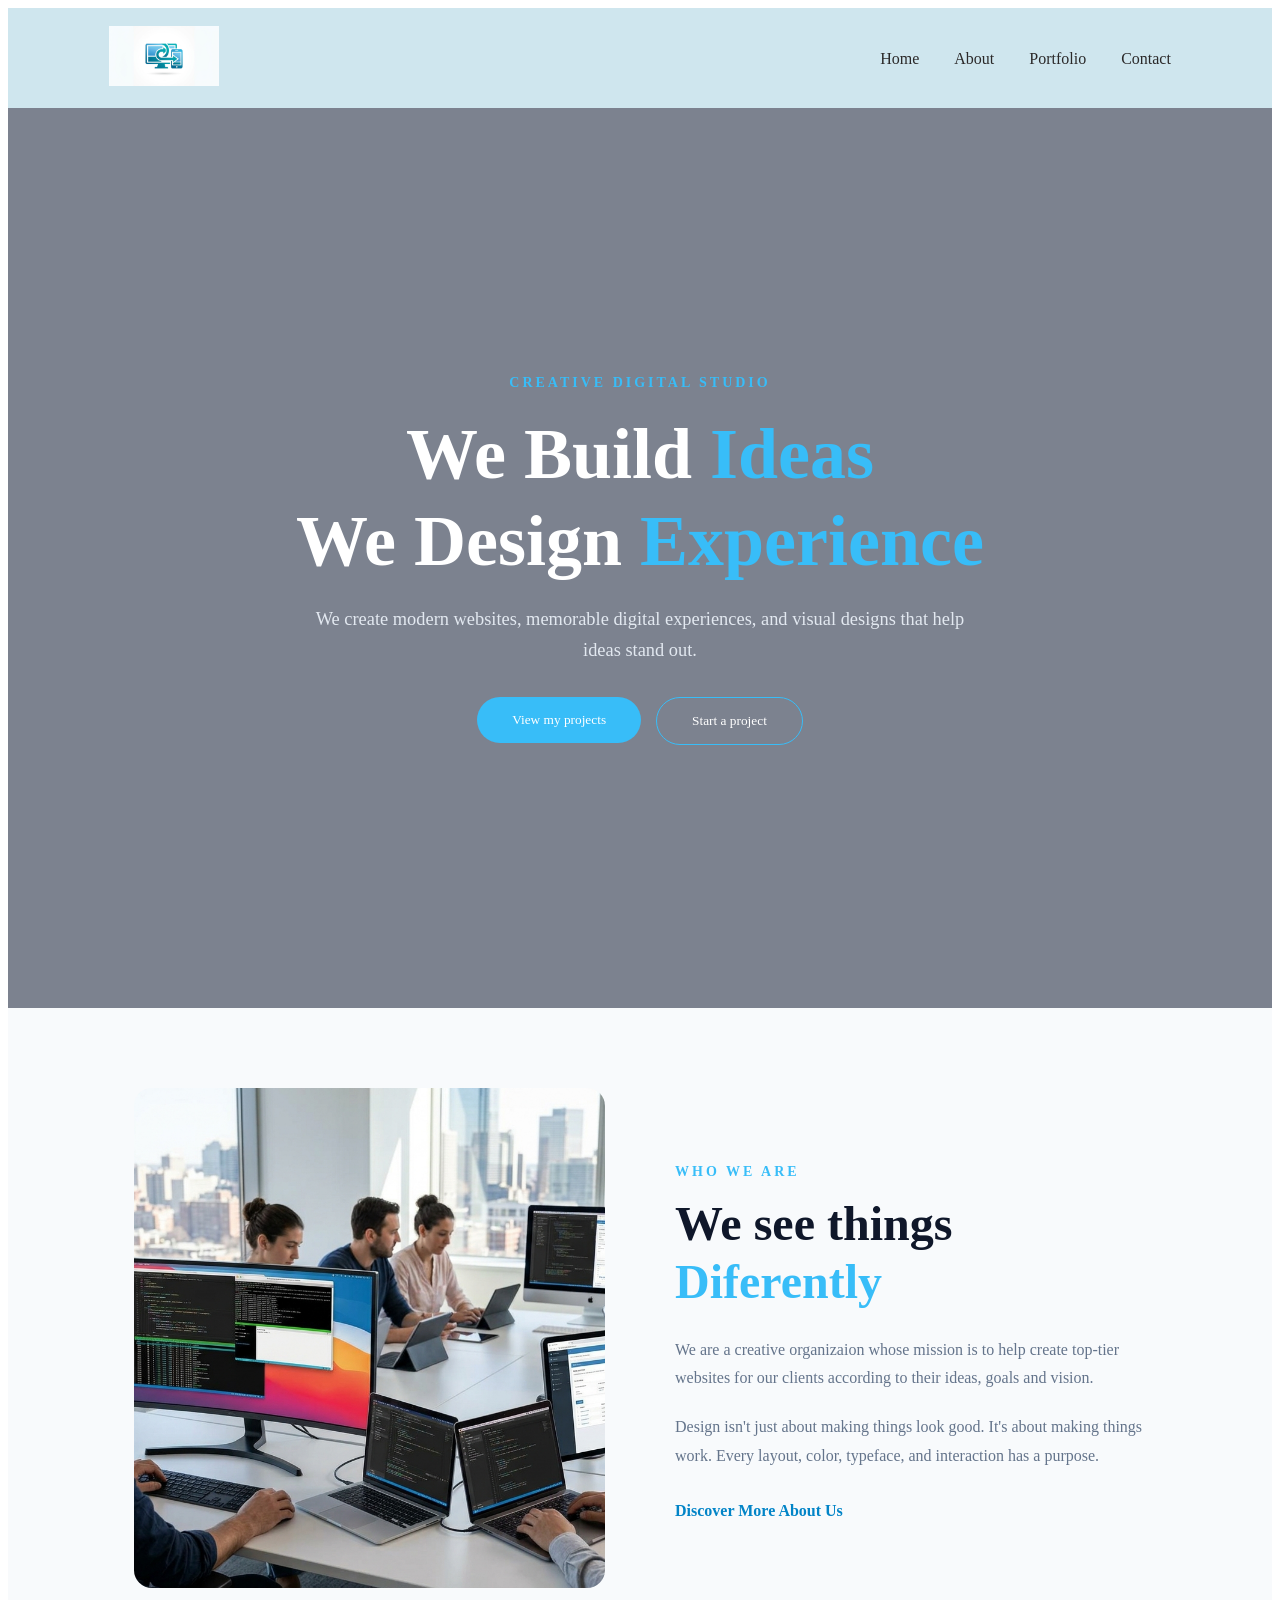
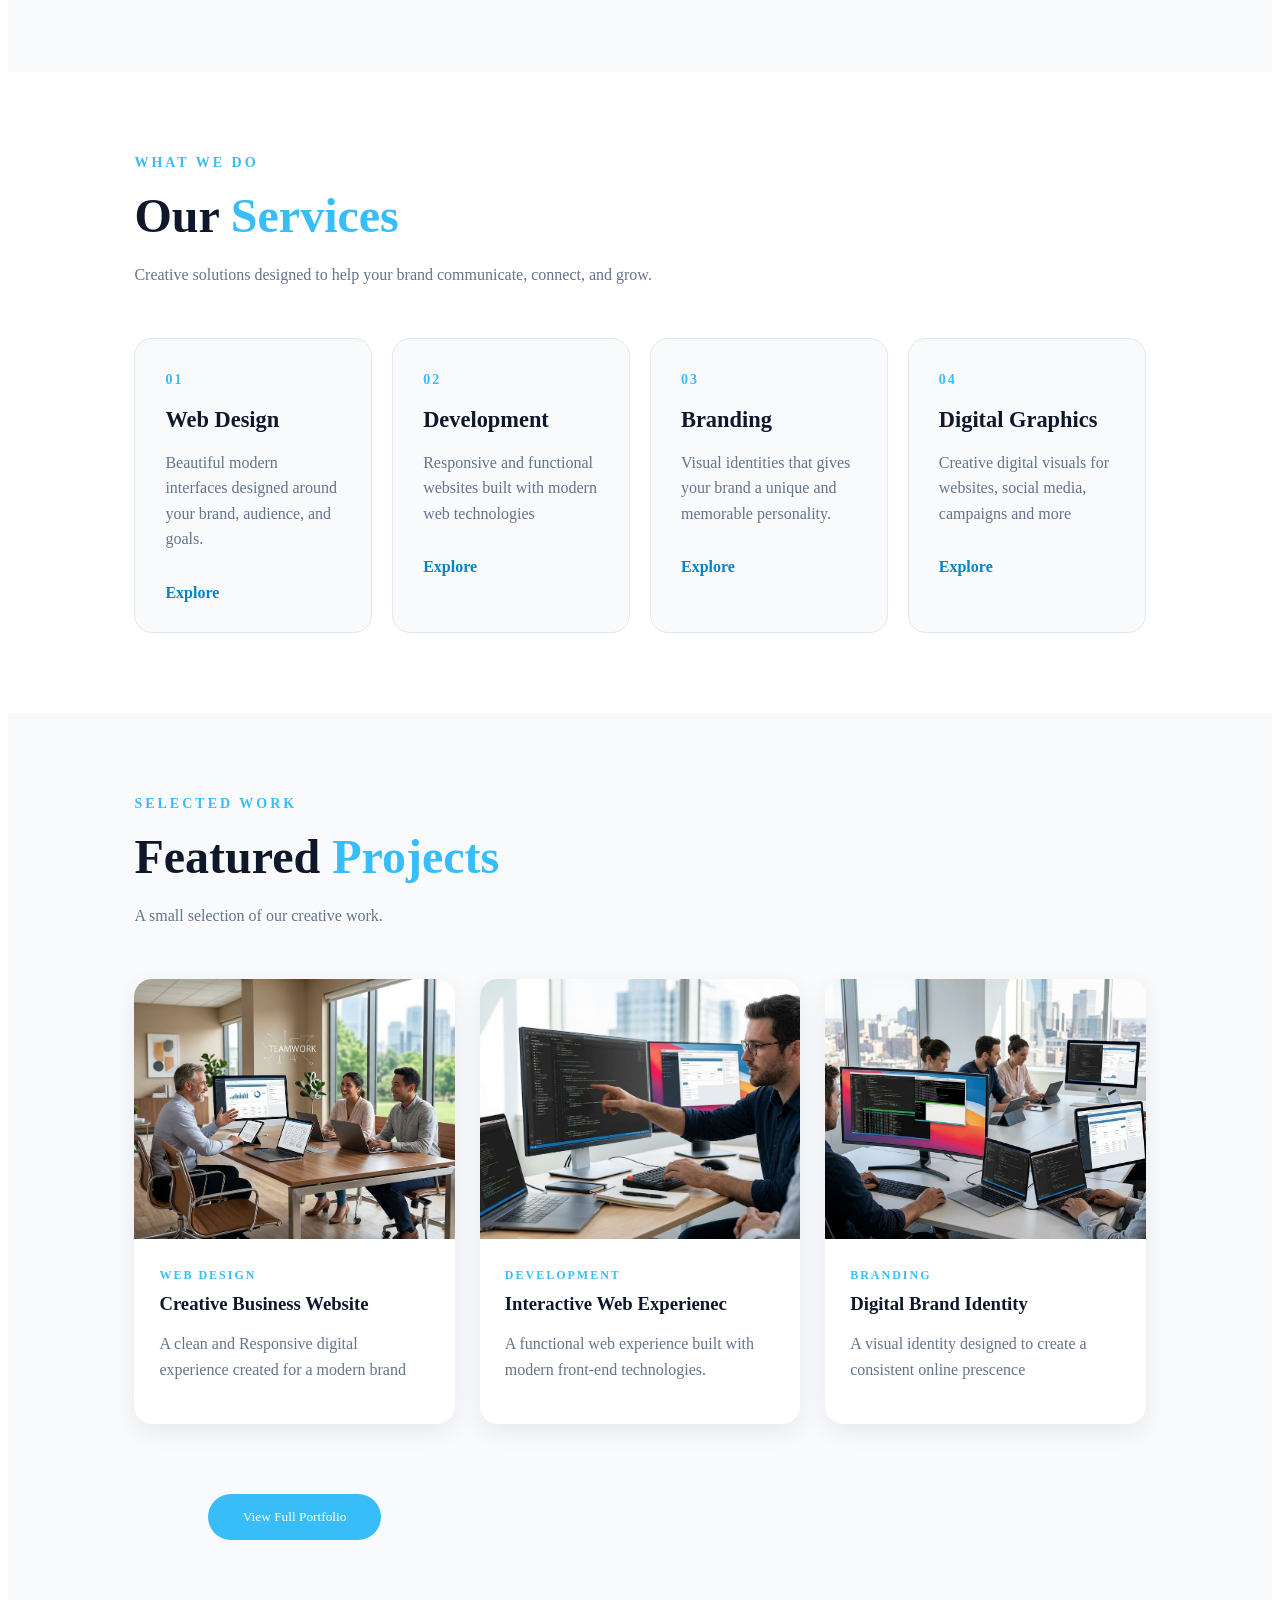
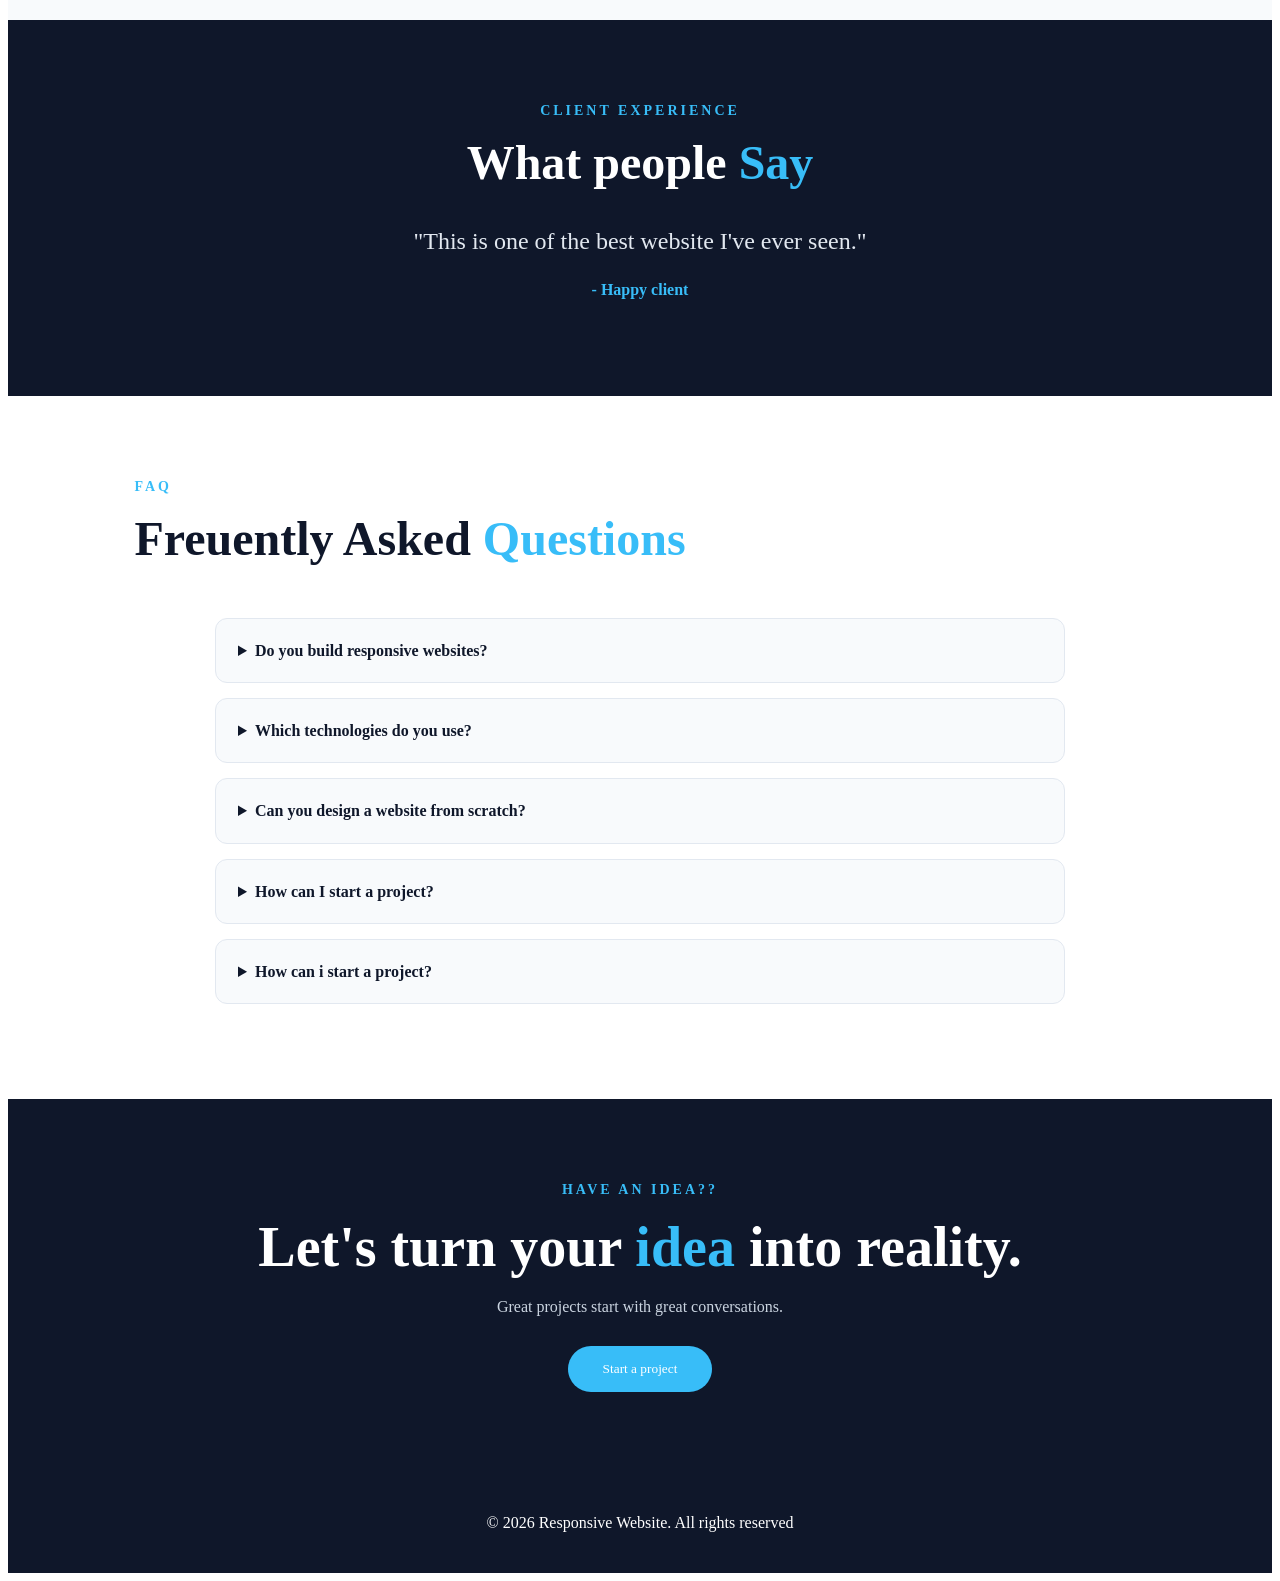
<file: index.html>
<!DOCTYPE html>
<html lang="en">
<head>
    <meta charset="UTF-8">
    <meta name="viewport" content="width=device-width, initial-scale=1.0">
    <title>Creative Studio | Home</title>
    <link rel="stylesheet" href="style.css">
</head>
<body>
    <nav>
        <div class="logo">
            <img src="images/logo.jpg" alt="code">
        </div>

        <ul class="nav-links">
            <li><a href="index.html">Home</a></li>

            <li><a href="about.html">About</a></li>

            <li><a href="portfolio.html">Portfolio</a></li>

            <li><a href="contact.html">Contact</a></li>
        </ul>

        <div class="menu-btn">&#9776;</div>
    </nav>

    <div class="sidebar">
        <span class="close-btn">x</span>

        <a href="index.html">Home</a>
        <a href="about.html">About</a>
        <a href="portfolio.html">Portfolio</a>
        <a href="contact.html">Contact</a>
    </div>

    <div class="overlay"></div>


    <section class="home-hero" id="home">

        <video autoplay
               muted
               loop
               playsinline
               class="bg-vid"
         >
         <source 
         src="images/business.mp4"
         type="video/mp4"
         >

    </video>

    <div class="hero-overlay"></div>

    <div class="hero-content">

        <span class="section-label">
            CREATIVE DIGITAL STUDIO
        </span>

        <h1>
            We Build
            <span>Ideas</span>
            <br>
            We Design
            <span>Experience</span>
        </h1>

        <p>
            We create modern websites, memorable
            digital experiences, and visual designs
            that help ideas stand out.
        </p>

        <div class="hero-buttons">
            <a href="portfolio.html">

                <button>
                    View my projects
                </button>

            </a>

            <a href="contact.html">
                <button class="hero-secondary">
                    Start a project
                </button>

            </a>

        </div>

    </div>

    </section>

    <section class="home-about">
        <div class="home-about-image">

            <img src="images/about.jpg"
             alt="Creative design workspace">
             
        </div>

        <div class="home-about-text">

            <span class="section-label">

                WHO WE ARE

            </span>

           <h2>
            We see things
            <span>Diferently</span>
           </h2>

           <p>
            We are a creative organizaion whose mission is to help create 
            top-tier websites for our clients according to their ideas,
            goals and vision.
           </p>

           <p>
            Design isn't just about making things look good.
             It's about making things work.
             Every layout, color, typeface, and interaction has a purpose.
           </p>

           <a href="about.html"
            class="text-link">

            Discover More About Us
        
        </a>

        </div>

    </section>

    <section class="home-services">

        <div class="home-heading">

            <span class="section-label">
                WHAT WE DO

            </span>

            <h2>
                Our
                <span>Services</span>
            </h2>

            <p>
                Creative solutions designed to help your brand communicate, connect, and grow.
            </p>

        </div>

        <div class="home-service-grid">

            <article class="home-service-card">
                <span class="service-number">
                    01
                </span>

                <h3>
                    Web Design
                </h3>

                <p>
                    Beautiful modern interfaces designed around your brand,
                    audience, and goals.
                </p>

                <a href="portfolio.html">
                    Explore
                </a>

            </article>

            <article class="home-service-card">

                <span class="service-number">
                    02
                </span>

                <h3>
                    Development
                </h3>

                <p>
                    Responsive and functional websites
                    built with modern web technologies
                </p>

                <a href="portfolio.html">
                    Explore
                </a>

            </article>

            <article class="home-service-card">

                <span class="service-number">
                    03
                </span>

                <h3>
                    Branding 
                </h3>

                <p>
                    Visual identities that gives your brand a unique and memorable personality.
                </p>

                <a href="portfolio.html">
                    Explore
                </a>

            </article>

            <article class="home-service-card">
                <span class="service-number">
                    04
                </span>

                <h3>
                    Digital Graphics
                </h3>

                <p>
                    Creative digital visuals for websites, social media, campaigns and more
                </p>

                <a href="portfolio.html">
                    Explore
                </a>

            </article>
             
        </div>

    </section>

    <section class="home-projects">

        <div class="home-heading">

            <span class="section-label">
                SELECTED WORK
            </span>

            <h2>
                Featured
                <span>Projects</span>
            </h2>

            <p>
                A small selection of our creative work.
            </p>

        </div>

        <div class="home-project-grid">

            <article class="home-project">

                <div class="home-project-image">

                    <img src="images/hmm.jfif"
                     alt=" creative">

                </div>

                <div class="home-project-info">
                    <span>
                        WEB DESIGN
                    </span>

                    <h3>
                        Creative Business Website
                    </h3>


                    <p>
                        A clean and Responsive digital
                        experience created for a modern brand
                    </p>

                 </div>

            </article>

            <article class="home-project">

                <div class="home-project-image">

                    <img src="images/portfolio.jfif"
                         alt=" portfolio">

                </div>

                <div class="home-project-info">
                    <span>
                        DEVELOPMENT
                    </span>

                    <h3>
                        Interactive Web Experienec
                    </h3>

                    <p>
                        A functional web experience built with modern front-end technologies.
                    </p>

                </div>

            </article>

            <article class="home-project">


                <div class="home-project-image" >

                    <img src="images/about.jpg" 
                         alt="about">
                </div>


                <div class="home-project-info">

                    <span>
                        BRANDING
                    </span>

                    <h3>
                        Digital Brand Identity
                    </h3>

                    <p>
                        A visual identity designed to create a consistent online prescence 
                    </p>

                </div>


            </article>

                <div class="center-button">

                    <a href="portfolio.html">

                        <button>
                            View Full Portfolio
                        </button>

                    </a>

              </div>

        </section>


        <section class="home-testimonial">

            <span class="section-label">
                CLIENT EXPERIENCE
            </span>

            <h2>
                What people
                <span>Say</span>
            </h2>

            <p class="testimonial-text">
                "This is one of the best website I've ever seen."

            </p>

            <p class="testimonial-author">
                - Happy client
            </p>

        </section>

        <section class="home-faq">

            <div class="home-heading">

                <span class="section-label">
                    FAQ
                </span>

                <h2>
                    Freuently Asked
                    <span>Questions</span>
                </h2>

            </div>


            <div class="faq-list">

                <details>

                    <summary>
                        Do you build responsive websites?
                    </summary>

                    <p>Yes. Our websites are designed to work across phones, tablets, 
                       laptops, and desktop screens.
                    </p>

                </details>

                <details>

                    <summary>
                        Which technologies do you use?
                    </summary>

                    <p>
                        We work with HTML, CSS, Javascript, 
                        responsive design principles, and other
                        modern web technologies.
                    </p>

                </details>

                <details>

                    <summary>
                        Can you design a website from scratch?
                    </summary>

                    <p>
                        Yes. We can take an idea from the concept and 
                        visual design through development and final deployment.
                    </p>

                </details>

                <details>

                    <summary>
                        How can I start a project?
                    </summary>

                    <p>
                        Simply visit our contact page and send us 
                        a message describing your project and
                         what you would like to create.
                    </p>

                </details>

                <details>

                    <summary>
                        How can i start a project?
                    </summary>

               

                <p>
                    Simply visit our contact page and send 
                    us a message describing your project and
                    what you would like to create.
                </p>
            
            </detail>
        
        </div>

        </section>

        <section class="home-cta">

            <span class="section-label">
                HAVE AN IDEA??
            </span>

            <h2>
                Let's turn your 
                <span>idea</span>
                into reality.
            </h2>

            <p>
                Great projects start with great conversations.
            </p>

            <a href="contact.html">

                <button>
                    Start a project
                </button>

            </a>

        </section>


        <footer>

            <p>&copy; 2026 Responsive Website.
                All rights reserved
            </p>

        </footer>



        <script src="script.js"></script>


     </body>
     
</html>
</file>
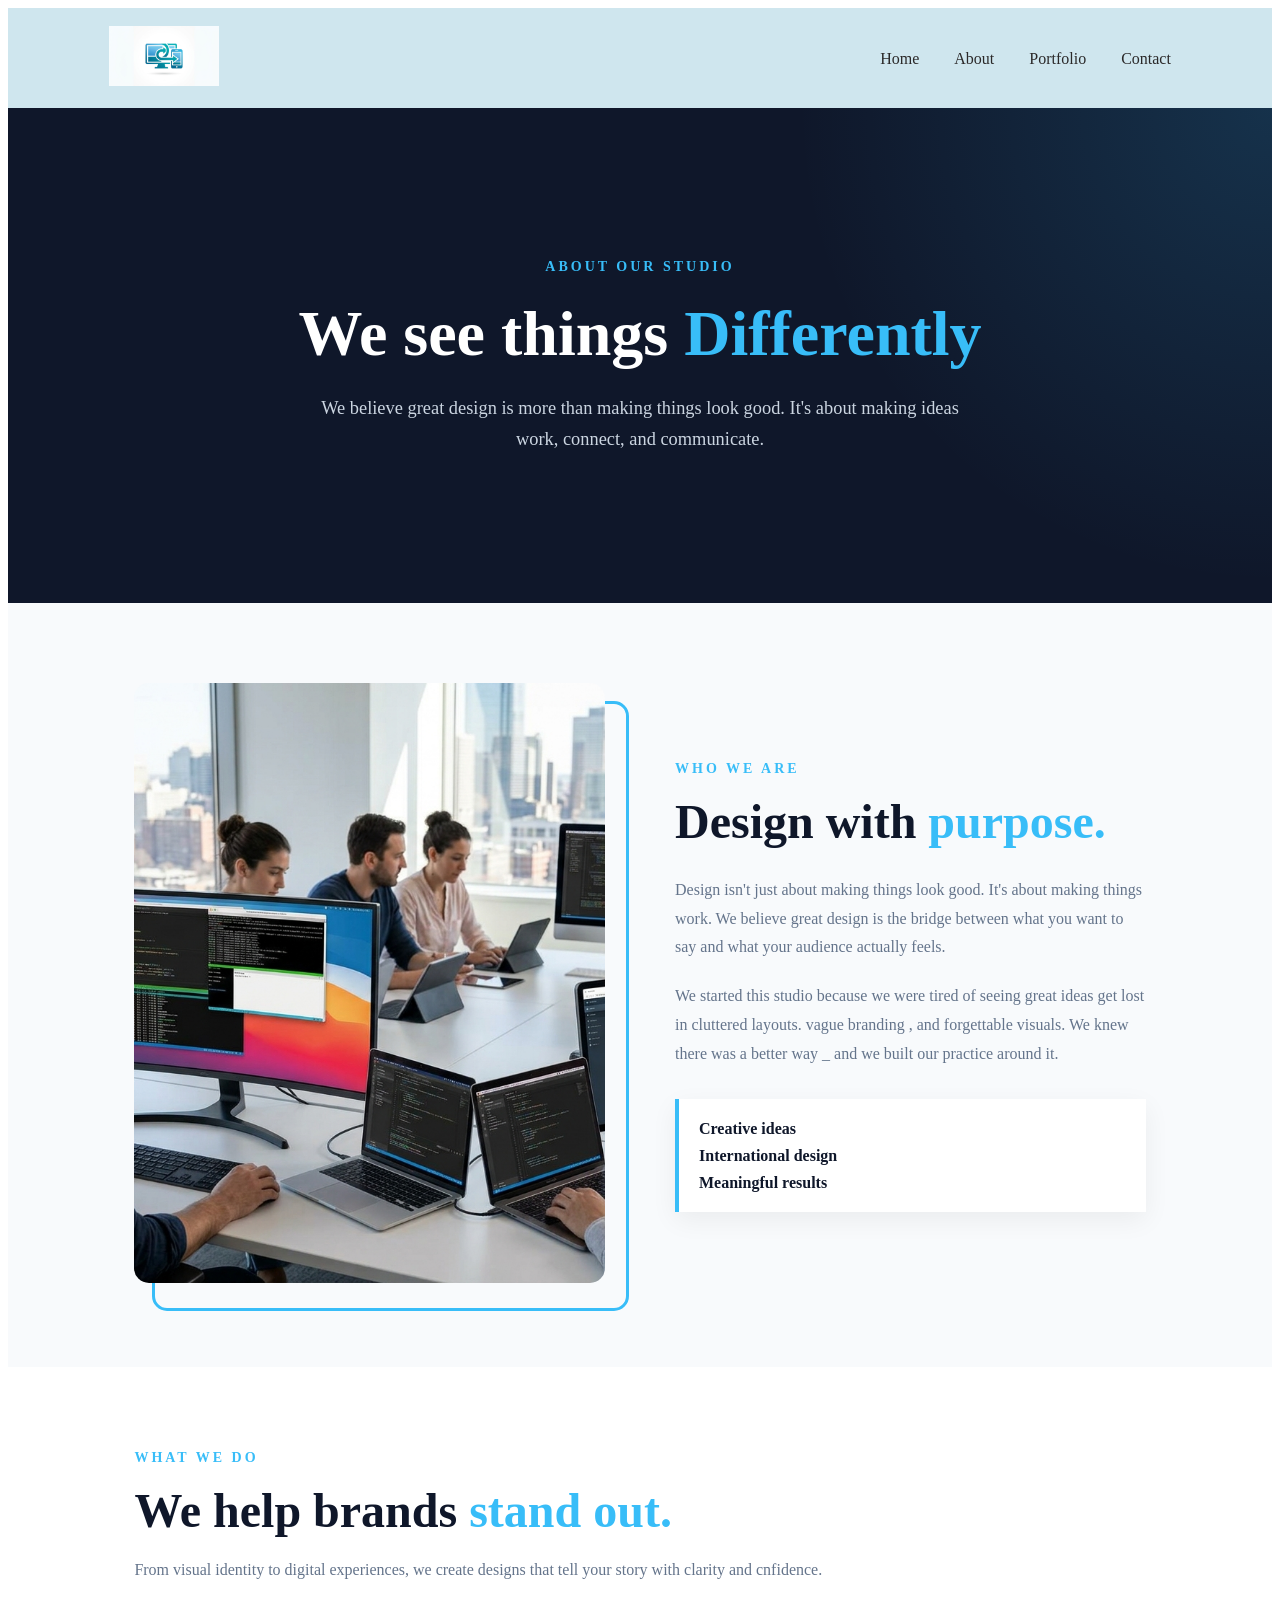
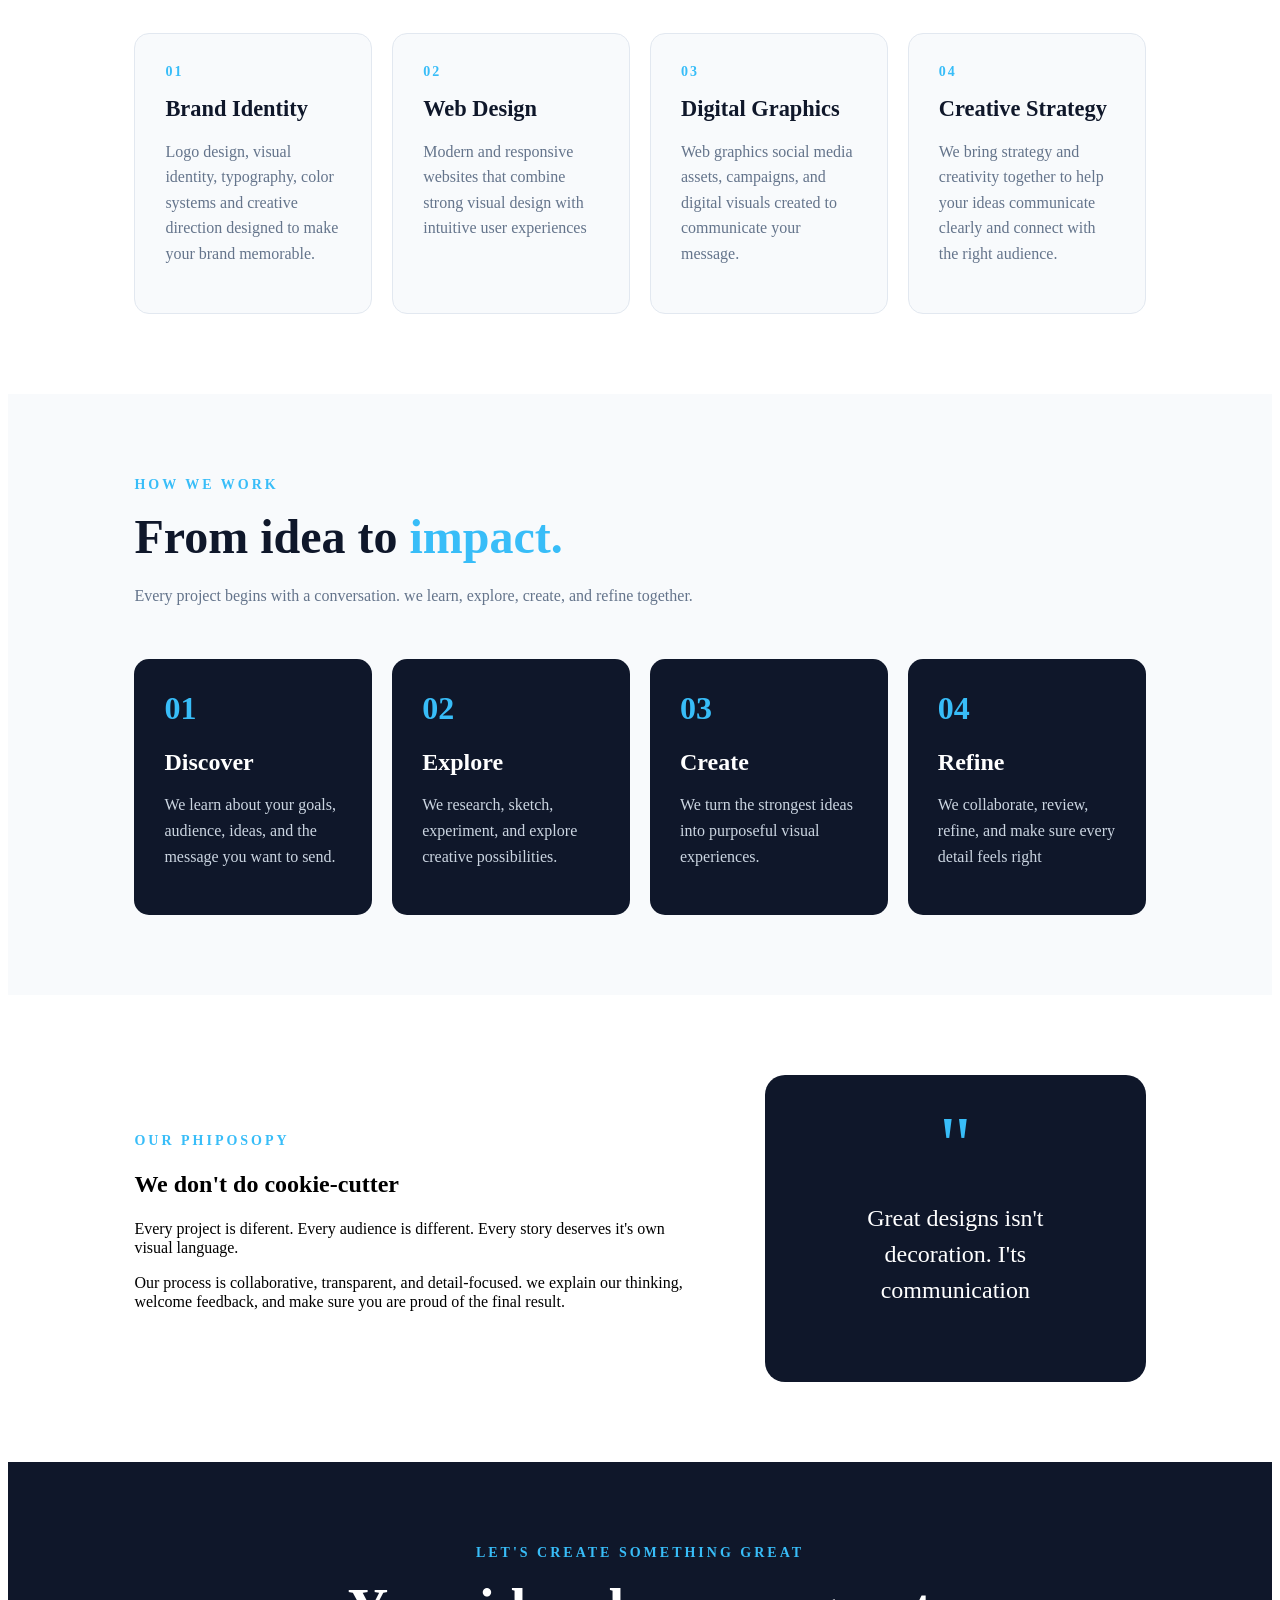
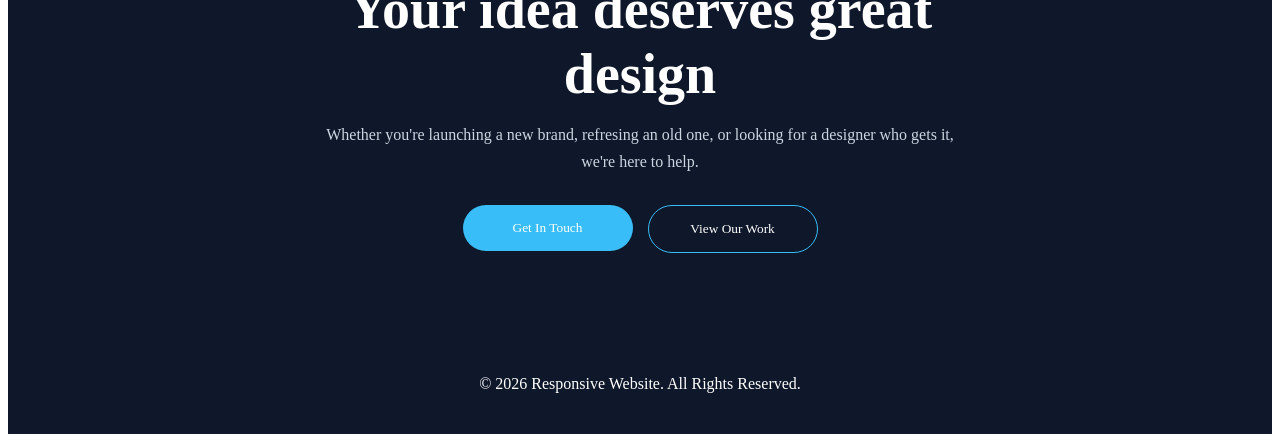
<file: about.html>
<!DOCTYPE html>
<html lang="en">
<head>
    <meta charset="UTF-8">
    <meta name="viewport" content="width=device-width, initial-scale=1.0">
    <title>About Us | Creative Studio</title>
    <link rel="stylesheet" href="style.css">
</head>
<body>

    <nav>
        <div class="logo">
            <img src="images/logo.jpg" alt="code">
        </div>

        <ul class="nav-links">
            <li><a href="index.html">Home</a></li>

            <li><a href="about.html">About</a></li>

            <li><a href="portfolio.html">Portfolio</a></li>

            <li><a href="contact.html">Contact</a></li>
        </ul>

        <div class="menu-btn">&#9776;</div>
    </nav>

    <div class="sidebar">
        <span class="close-btn">x</span>

        <a href="index.html">Home</a>
        <a href="about.html">About</a>
        <a href="portfolio.html">Portfolio</a>
        <a href="contact.html">Contact</a>
    </div>

    <div class="overlay"></div>


    <section class="about-hero">

        <div class="about-hero-content">

            <span class="section-label">ABOUT OUR STUDIO</span>

            <h1>
                We see things 
                <span>Differently</span>
            </h1>

            <p>
                We believe great design is more than making things look good.
                It's about making ideas work, connect, and communicate.
            </p>

        </div>
    </section>

    <section class="about-introduction">
        <div class="about-intro-image">

            <img src="images/about.jpg" alt="about">
        </div>

        <div class="about-intro-text">
            <span class="section-label">WHO WE ARE</span>

            <h2>
                Design with <span>purpose.</span>
            </h2>

            <p>
                Design isn't just about making things look good. 
                It's about making things work. We believe great 
                design is the bridge between what you want to 
                say and what your audience actually feels.
            </p>

            <p>
                We started this studio because we were tired of seeing great ideas get lost
                in cluttered layouts. vague branding , and forgettable visuals. We knew there 
                was a better way _ and we built our practice around it.
            </p>

            <div class="about-highlight">
                <strong>Creative ideas</strong>
                <strong>International design</strong>
                <strong>Meaningful results</strong>
            </div>
        </div>
    </section>
    
    <section class="about-services">
        <div class="about-section-heading">
            <span class="section-label">WHAT WE DO</span>

            <h2>
                We help brands <span>stand out.</span>
            </h2>

            <p>
                From visual identity to digital experiences,
                 we create designs that tell your story with
                 clarity and cnfidence.
            </p>
        </div>

        <div class="about-service-grid">
            <div class="about-service-card">
                <div class="service-number">01</div>

                <h3>Brand Identity</h3>

                <p>
                    Logo design, visual identity, typography, color systems and 
                    creative direction designed to make your brand memorable.
                </p>
            </div>

            <div class="about-service-card">
                <div class="service-number">02</div>
            

            <h3>Web Design</h3>

            <p>
                Modern and responsive websites that combine strong visual design 
                with intuitive user experiences
            </p>
        </div>

        <div class="about-service-card">
            <div class="service-number">03</div>

            <h3>Digital Graphics</h3>

            <p>
                Web graphics social media assets, campaigns, and digital visuals
                created to communicate your message.
            </p>
        </div>

        <div class="about-service-card">
            <div class="service-number">04</div>

            <h3>Creative Strategy</h3>

            <p>
                We bring strategy and creativity together to help your ideas
                communicate clearly and connect with the right audience.
            </p>
        </div>
     </div>
</section>


<section class="process-section">
    <div class="process-heading">
        <span class="section-label">HOW WE WORK</span>

        <h2>
            From idea to <span>impact.</span>
        </h2>

        <p>
            Every project begins with a conversation. we learn, explore, create, 
            and refine together.
        </p>
    </div>

    <div class="process-grid">
        <div class="process-card">
            <span>01</span>

            <h3>Discover</h3>

            <p>
                We learn about your goals, audience, ideas, and the message you want to send.
            </p>
        </div>

        <div class="process-card">
            <span>02</span>

            <h3>Explore</h3>

            <p>We research, sketch, experiment, and explore creative possibilities.</p>
        </div>

        <div class="process-card">
            <span>03</span>

            <h3>Create</h3>

            <p>We turn the strongest ideas into purposeful visual experiences.</p>
        </div>

        <div class="process-card">
            <span>04</span>

            <h3>Refine</h3>

            <p>We collaborate, review, refine, and make sure every detail feels right </p>
        </div>
    </div>
</section>

<section class="philosophy-section">
    <div class="philiosophy-content">
        <span class="section-label"> OUR PHIPOSOPY</span>

        <h2>We don't do 
            <span>cookie-cutter</span>
        </h2>

        <p>
            Every project is diferent. Every audience is different.
             Every story deserves it's own visual language.
        </p>

        <p>
            Our process is collaborative, transparent, and detail-focused. 
            we explain our thinking, welcome feedback, and make sure you
            are proud of the final result.
        </p>
    </div>

    <div class="philosophy-quote">
        <span>"</span>

        <p>Great designs isn't decoration. I'ts communication</p>
    </div>
</section>


<section class="about-cta">
    <span class="section-label">LET'S CREATE SOMETHING GREAT</span>

    <h2>Your idea deserves great design</h2>

    <p>
        Whether you're launching a new brand, refresing an old one,
         or looking for a designer who gets it, we're here to help.
    </p>

    <div class="about-buttons">
        <a href="contact.html">
            <button>Get In Touch</button>
        </a>

        <a href="portfolio.html">
            <button class="secondary-button">View Our Work</button>
        </a>
    </div>
</section>


<footer>
    <p>&copy; 2026 Responsive Website. All Rights
        Reserved.
    </p>
</footer>

<script src="script.js"></script>


</body>
</html>
</file>
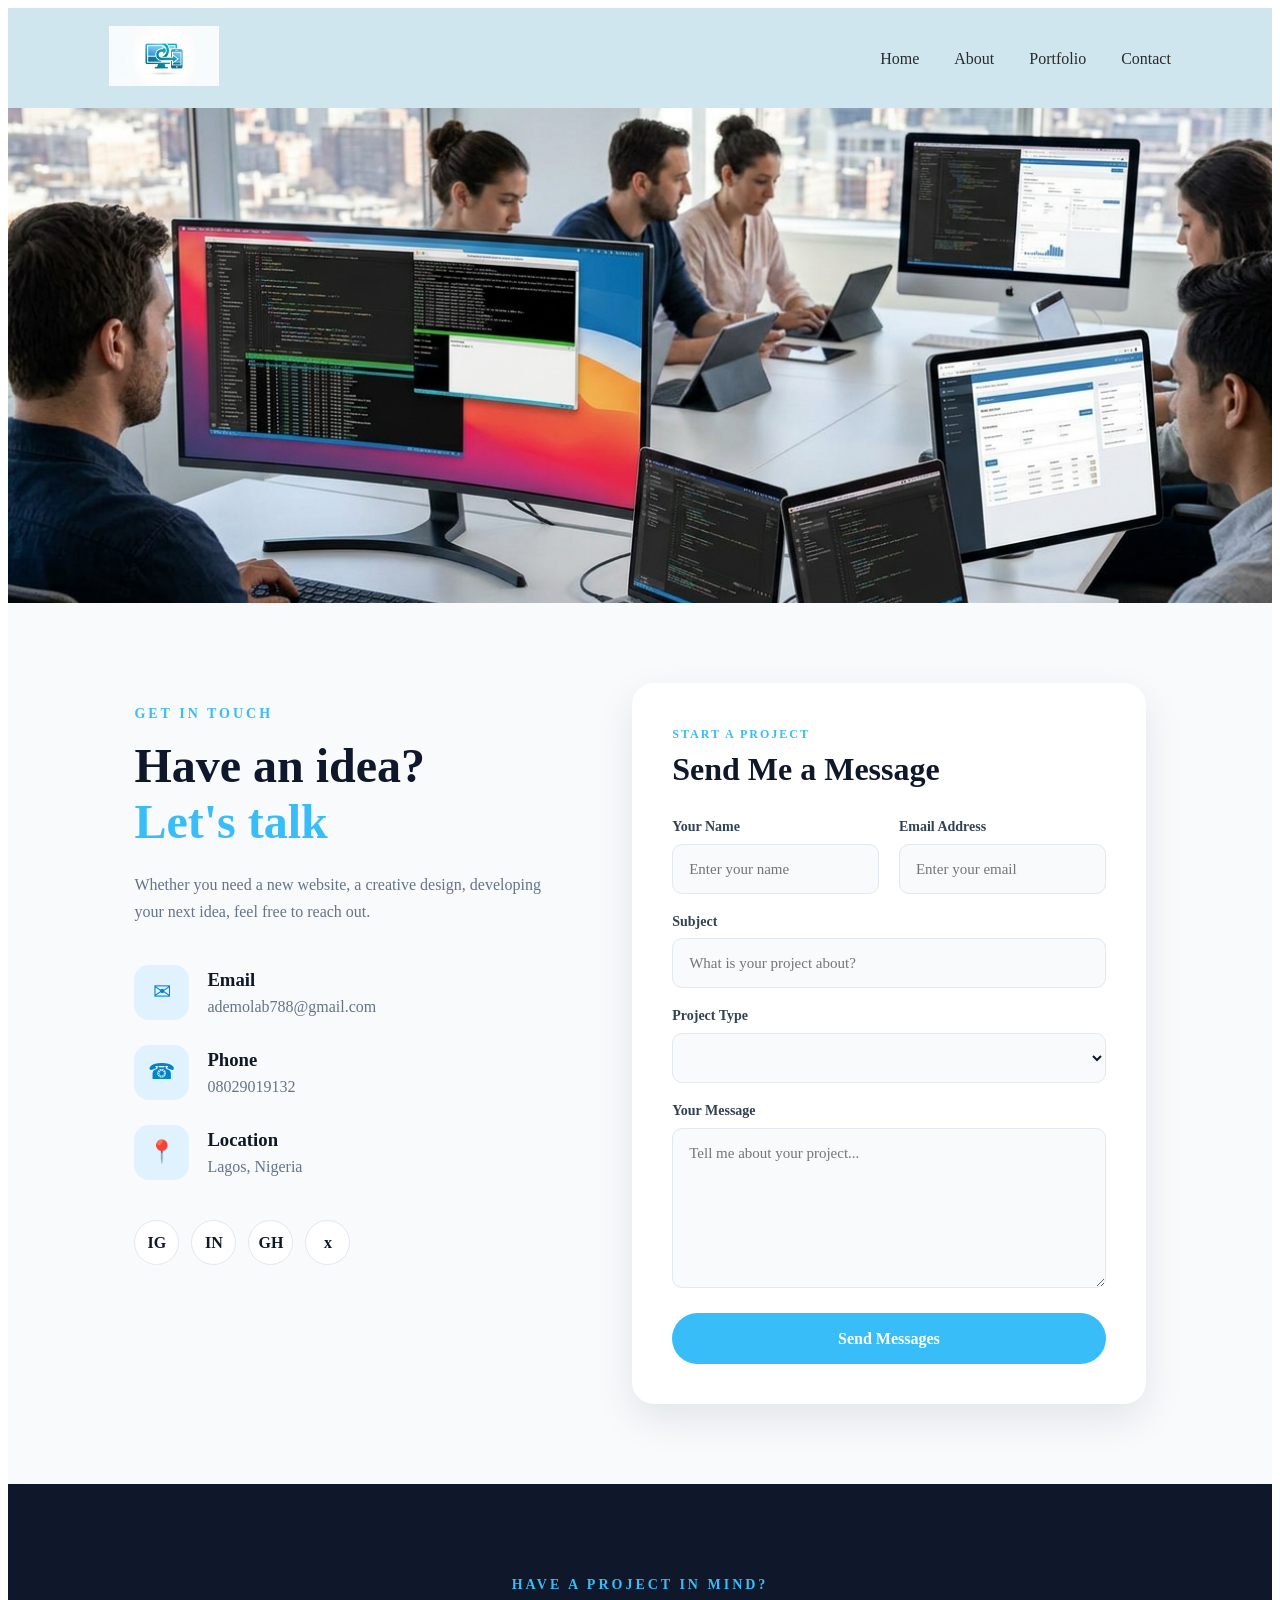
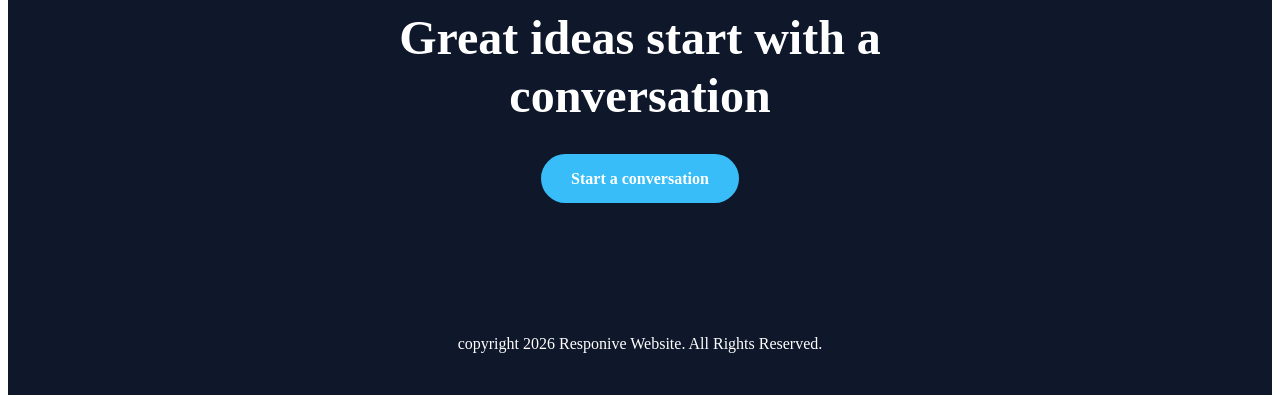
<file: contact.html>
<!DOCTYPE html>
<html lang="en">
<head>
    <meta charset="UTF-8">
    <meta name="viewport" content="width=device-width, initial-scale=1.0">
    <title>Contact</title>
    <link rel="stylesheet" href="style.css">
</head>

<body>
    <nav>
        <div class="logo">
            <img src="images/logo.jpg" alt="code">
        </div>

        <ul class="nav-links">
            <li><a href="index.html">Home</a></li>

            <li><a href="about.html">About</a></li>

            <li><a href="portfolio.html">Portfolio</a></li>

            <li><a href="contact.html">Contact</a></li>
        </ul>

        <div class="menu-btn">&#9776;</div>
    </nav>

    <div class="sidebar">
        <span class="close-btn">x</span>

        <a href="index.html">Home</a>
        <a href="about.html">About</a>
        <a href="portfolio.html">Portfolio</a>
        <a href="contact.html">Contact</a>
    </div>
    

    <div class="overlay"></div>

    <section class="contact-hero">
        <div class="contact-hero-content"></div>
    </section>


    <section class="contact-section">
        <div class="overlay"></div>
        <div class="contact-container">

            <div class="contact-info">
                <span class="section-label">GET IN TOUCH</span>
                <h2>
                    Have an idea? <br>
                    <span>Let's talk</span>
                </h2>

                <p>
                    Whether you need a new website, a creative design,
                    developing your next idea, feel free to reach out.
                </p>

                <div class="contact-details">
                    <div class="contact-item">
                        <div class="contact-icon">✉</div>

                        <div>
                            <h3>Email</h3>
                            <p>ademolab788@gmail.com</p>
                        </div>
                    </div>

                    <div class="contact-item">
                        <div class="contact-icon">☎</div>
                        <div>
                            <h3>Phone</h3>
                            <p>08029019132</p>
                        </div>
                    </div>

                    <div class="contact-item">
                        <div class="contact-icon">📍</div>
                        <div>
                            <h3>Location</h3>
                            <p>Lagos, Nigeria</p>
                        </div>
                    </div>
            
                </div>

                <div class="social-links">
                    <a href="#" aria-label="Instagram">IG</a>
                    <a href="#" aria-label="LinkedIn">IN</a>
                    <a href="#" aria-label="GitHub">GH</a>
                    <a href="#" aria-label="Twitter">x</a> 
                </div>
            </div>

         <div class="contact-form-card">
            <div class="form-heading">
                <span>START A PROJECT</span>
                <h2>Send Me a Message</h2>
            </div>

            <form action="https://formsubmit.co/ademolab788@gmail.com" method="POST" id="contactForm">  

                <div class="input-row">
                    <div class="input-group">
                        <label for="name">Your Name</label>
                        <input type="text"
                        id="name"
                        name="name"
                        placeholder="Enter your name"> 
                    </div>
                  

                    <div class="input-group">
                        <label for="email"> Email Address</label>
                        <input type="email" name="email" id="email" placeholder="Enter your email">
                    </div>
                </div>

                <div class="input-group">
                    <label for="subject">Subject</label>
                    <input 
                    type="text"
                    id="subject"
                    name="subject"
                    placeholder="What is your project about?"
                    required
                    >
                </div>

                <div class="input-group">
                    <label for="project">Project Type</label>
                    <select name="project" id="project">
                        <option value="Select a project type"></option>
                        <option value="web-design">Web Design</option>
                        <option value="development">Web development</option>
                        <option value="branding">Branding</option>
                        <option value="other">Other</option>
                    </select>
                </div>


                <div class="input-group">
                    <label for="message">Your Message</label>
                    <textarea
                     name="message" 
                    id="message"
                    placeholder="Tell me about your project..."
                    required></textarea>
                </div>
           

                <button type="submit" class="contact-submit">Send Messages</button>
            </form>
         </div>
        </div>
    </section>

    <section class="contact-cta">
        <div>
            <span class="section-label">HAVE A PROJECT IN MIND?</span>
            <h2>Great ideas start with a conversation</h2>
            <a href="#contactForm" class="cta-button">Start a conversation</a>
        </div>
    </section>

    <footer>
        <p>copyright 2026 Responive Website. All Rights Reserved.</p>
    </footer>

    <script src="script.js"></script>
    
</body>
</html>
</file>
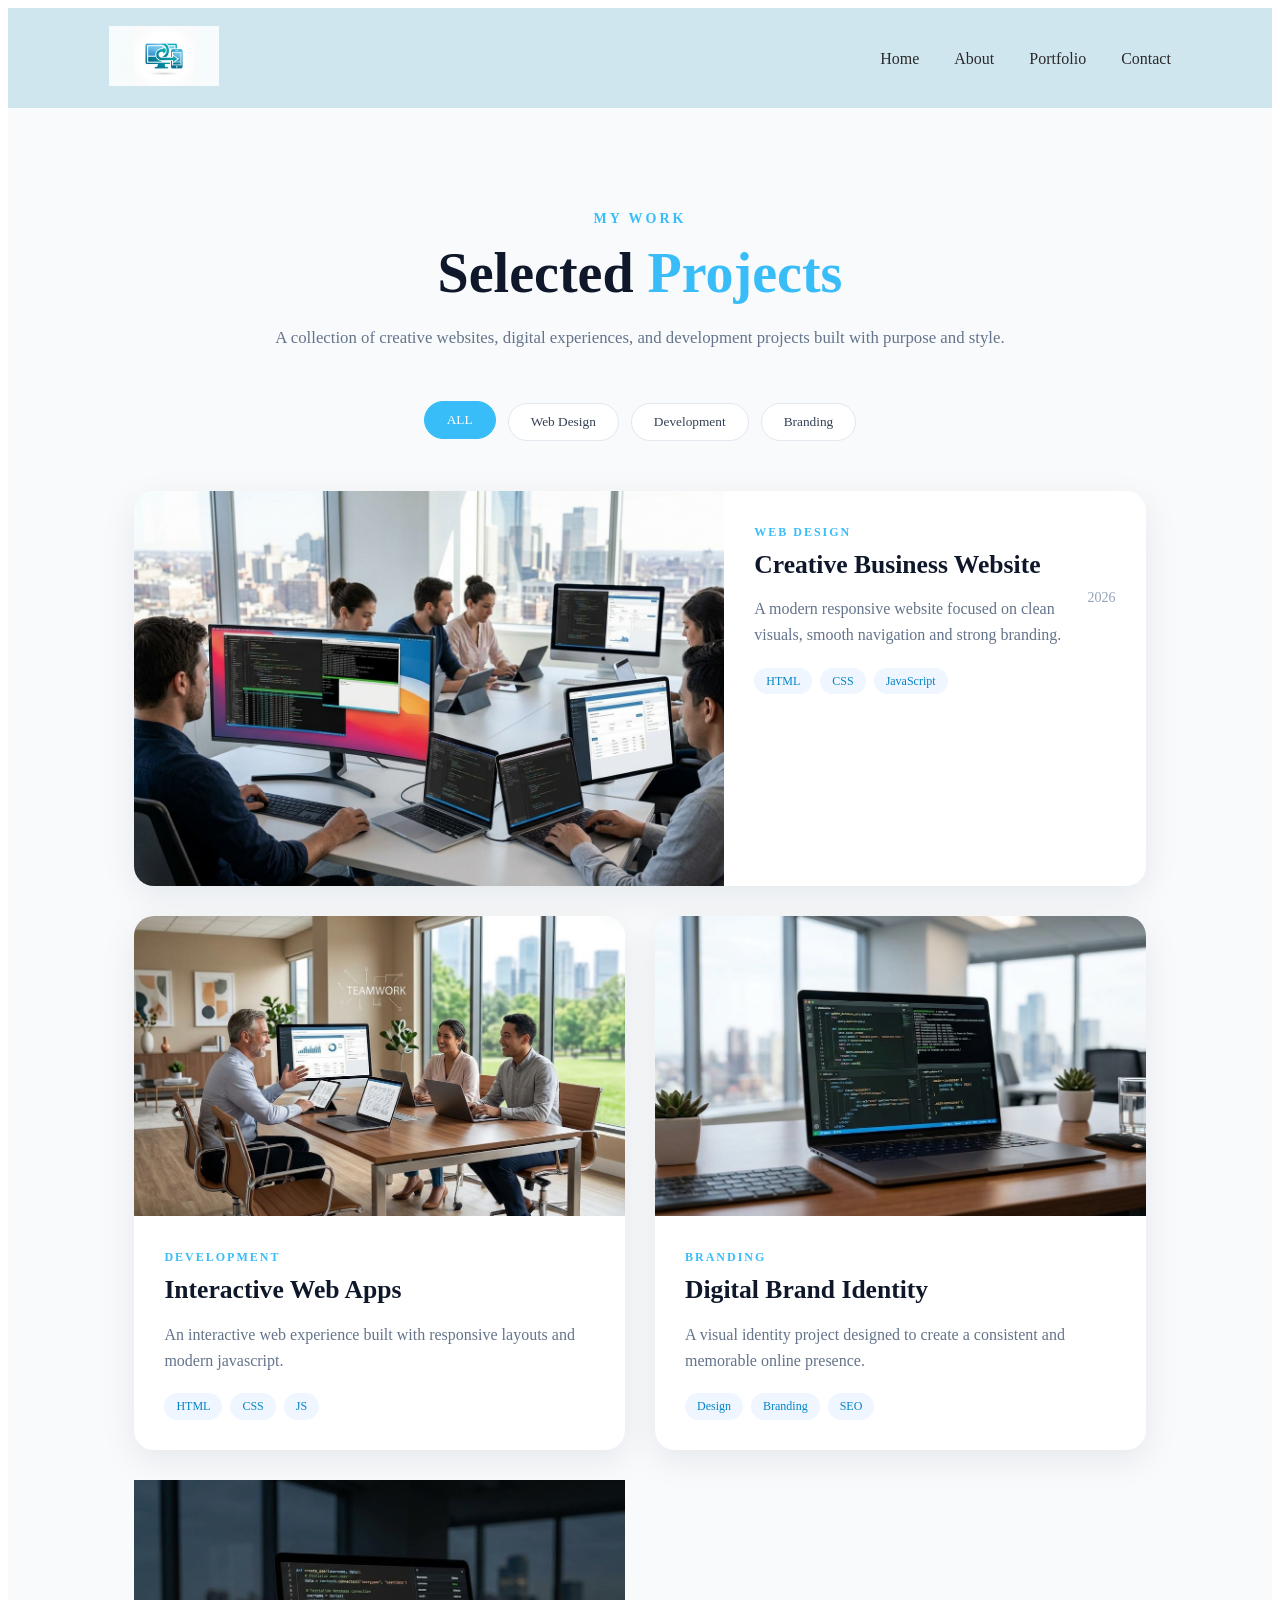
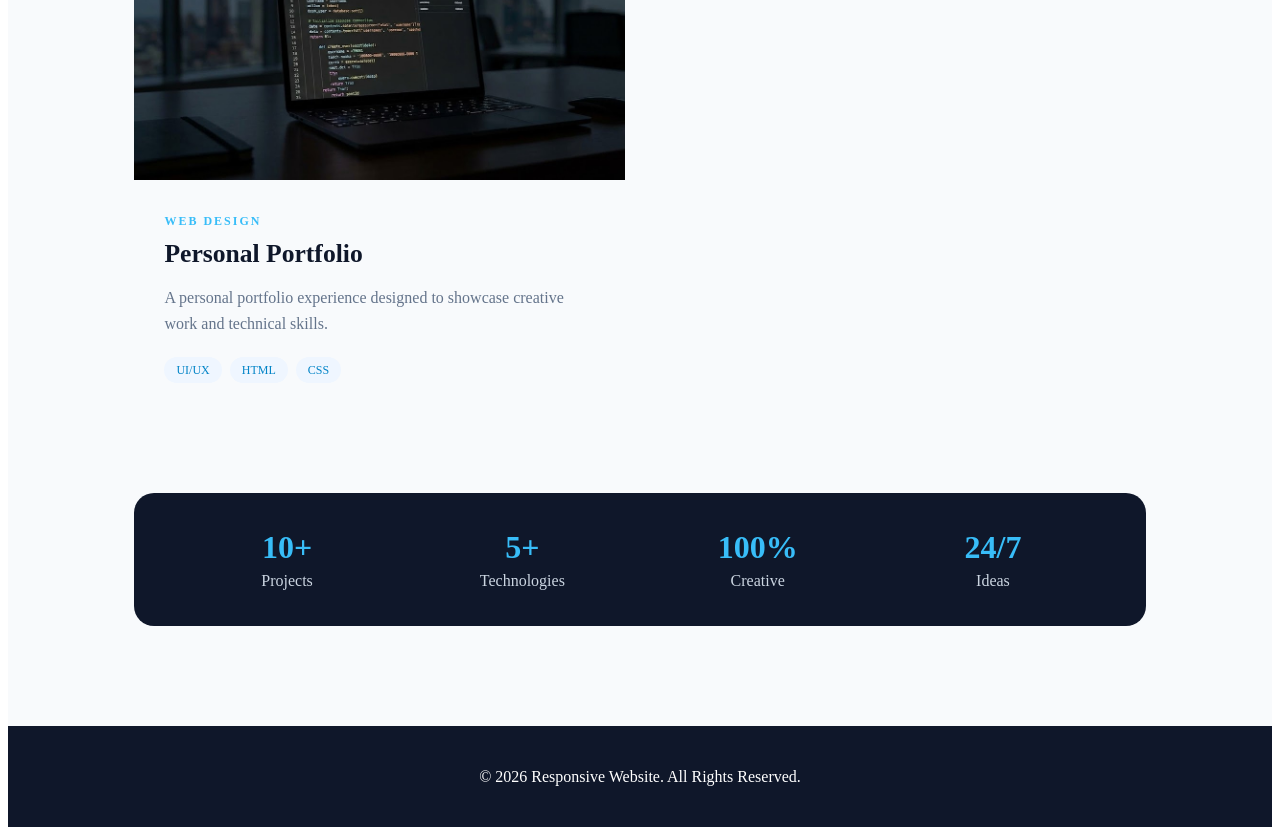
<file: portfolio.html>
<!DOCTYPE html>
<html lang="en">
<head>
    <meta charset="UTF-8">
    <meta name="viewport" content="width=device-width, initial-scale=1.0">
    <title>Portfolio</title>
    <link rel="stylesheet" href="style.css">
</head>
<body>
    <nav>
        <div class="logo">
            <img src="images/logo.jpg" alt="code">
        </div>

        <ul class="nav-links">
            <li><a href="index.html">Home</a></li>

            <li><a href="about.html">About</a></li>

            <li><a href="portfolio.html">Portfolio</a></li>

            <li><a href="contact.html">Contact</a></li>
        </ul>

        <div class="menu-btn">&#9776;</div>
    </nav>

    <div class="sidebar">
        <span class="close-btn">x</span>

        <a href="index.html">Home</a>
        <a href="about.html">About</a>
        <a href="portfolio.html">Portfolio</a>
        <a href="contact.html">Contact</a>
    </div>

    <div class="overlay"></div>


    <section class="portfolio-section" id="portfolio">
        <div class="portfolio-heading">
            <span class="section-label">MY WORK</span>

            <h2>Selected <span>Projects</span></h2>

            <p>
                A collection of creative websites, digital experiences, and development
                projects built with purpose and style.
            </p>
        </div>

        <div class="portfolio-filters">
            <button class="filter-btn active" data-filter="all">ALL</button>
            <button class="filter-btn" data-filter="web">Web Design </button>
            <button class="filter-btn" data-filter="development">Development </button>
            <button class="filter-btn" data-filter="branding">Branding</button>
         
        </div>

        <div class="portfolio-grid">
            <article class="project featured web ">
                <div class="project-image">
                    <img src="images/about.jpg" alt="">

                    <div class="project-overlay">
                        <a href="#" class="project-link"> View project</a>
                    </div>
                </div>

                <div class="project-info">
                    <div>
                        <span class="project-category"> WEB DESIGN</span>
                        <h3>Creative Business Website</h3>
                    </div>

                    <span class="project-year">2026</span>

                    <p>
                        A modern responsive website focused on clean visuals, smooth
                        navigation and strong branding.
                    </p>

                    <div class="project-tech">
                        <span>HTML</span>
                        <span>CSS</span>
                        <span>JavaScript</span>
                    </div>
                  </div>
               </article>

               <article class="project development">
                <div class="project-image">
                    <img src="images/hmm.jfif" alt="">

                    <div class="project-overlay">
                        <a href="#" class="project-link">View Project</a>
                    </div>
                  </div>

                  <div class="project-info">
                    <span class="project-category">DEVELOPMENT</span>

                    <h3>Interactive Web Apps</h3>

                    <p>
                        An interactive web experience built with responsive layouts and modern javascript.
                    </p>

                    <div class="project-tech">
                        <span>HTML</span>
                        <span>CSS</span>
                        <span>JS</span>
                    </div>
                  </div>
               </article>

               <article class="project branding">
                <div class="project-image">
                    <img src="images/new.jfif" alt="">

                    <div class="project-overlay">
                        <a href="#" class="project-link">View Project</a>
                    </div>
                </div>

                <div class="project-info">
                    <span class="project-category">BRANDING</span>

                    <h3>Digital Brand Identity</h3>

                    <p>
                        A visual identity project designed to create a consistent 
                        and memorable online presence.
                    </p>

                    <div class="project-tech">
                        <span>Design</span>
                        <span>Branding</span>
                        <span>SEO</span>
                    </div>
                </div>
               </article>

               <article class="project-web">
                <div class="project-image">
                    <img src="images/code.jfif" alt="">

                    <div class="project-overlay">
                        <a href="#" class="project-link">View Project</a>
                    </div>
                </div>

                <div class="project-info">
                    <span class="project-category">WEB DESIGN</span>

                    <h3>Personal Portfolio</h3>

                    <p>
                        A personal portfolio experience designed to showcase creative
                        work and technical skills.
                    </p>

                    <div class="project-tech">
                        <span>UI/UX</span>
                        <span>HTML</span>
                        <span>CSS</span>
                    </div>
                  </div>
               </article>
             </div>

             <div class="portfolio-stats">
                <div class="stat">
                    <strong>10+</strong>
                    <span>Projects</span>
                </div>

                <div class="stat">
                    <strong>5+</strong>
                    <span>Technologies</span>
                </div>

                <div class="stat">
                    <strong>100%</strong>
                    <span>Creative</span>
                </div>

                <div class="stat">
                    <strong>24/7</strong>
                    <span>Ideas</span>
                </div>
             </div>
        </section>


        <footer>
         <p> &copy; 2026 Responsive Website. All Rights Reserved.</p> 
        </footer>


        <script src="script.js"></script>
    </body>
</html>
</file>
<file: style.css>
*{

    font-family: 'Times New Roman', Times, serif;
    box-sizing: border-box;
    line-height: 1.2;
    scroll-behavior: smooth;
}

section{
    padding: 80px 10%;
}

img{
    max-width: 100%;
}

nav{
    position: sticky;
    top: 0;
    display: flex;
    justify-content: space-between;
    align-items: center;
    padding: 18px 8%;
    z-index: 1000;
    background: rgb(207, 230, 238);
}

.logo img{
    height: 60px;
}
.nav-links{
    display: flex;
    list-style: none;
    gap: 35px;
}
.nav-links a{
    text-decoration: none;
    color: rgb(43, 41, 41 );
    font-weight: 500;
    transition: 0.3s;
}
.nav-links a:hover{
    color:#38bdf8;
}
.menu-btn{
    display: none;
    font-size: 35px;
    cursor: pointer;
}
.sidebar{
    position:fixed;
    right:-300px;
    top: 0;
    width: 280px;
    height:100% ;
    background: #111827 ;
    transition: 0.4s;
    z-index: 1002;
    display: flex;
    flex-direction:column;
    padding-top: 80px;
}
.sidebar.show{
    right: 0;
}
.sidebar a{
    color: white;
    text-decoration: none;
    padding: 20px 30px;
    transition: 0.3s;
}
.sidebar a:hover{
    background: #1e293b;
}
.close-btn{
    position: absolute;
    top: 20px;
    right: 25px;
    color: white;
    font-size: 35px;
    cursor: pointer;
}
.overlay{
    position:fixed;
    width: 100%;
    height: 100%;
    top: 0;
    left: 0;
    background: rgba(0, 0, 0, 5);
    opacity: 0;
    visibility: hidden;
    transition: 0.3s;
    z-index: 1001;
}
.overlay.show{
    opacity: 1;
    visibility: visible;
}
.hero{
    display: flex;
    flex-direction: column;
    justify-content: center;
    align-items: center;
    text-align: center;
    color: white;
    padding: 20px;
}

.bg-vid{
    position: absolute;
    top: 0;
    left: 0;
    width: 100%;
    height: fit-content;
    z-index: -1;

}

.hero h1{
    font-size: 4rem;
}

.hero p{
    margin: 25px 0;
    font-size: 1.2rem;
    max-width:650px ;
}

button{
    padding: 15px 35px;
    border: none;
    border-radius: 50px;
    background: #38bdf8;
    color: white;
    cursor: pointer;
    transition: 0.3s;

}

button:hover{
    background: #0284c7;
    transform: translateY(-3px) ;


}

.about{

    display:flex;

    gap:50px;

    align-items:center;

}

.about>*{

    flex:1;

}

.about img{

    border-radius:12px;

}.cards{

    display:flex;

    gap:25px;

    margin-top:40px;
}
    

.card{

    flex:1;

    background:white;

    padding:30px;

    border-radius:15px;

    box-shadow:0 8px 25px rgba(0,0,0,.1);

    transition:0.3s;

}
.card:hover{

    transform:translateY(-8px);

}

.gallery{

    display:grid;

    grid-template-columns:repeat(3,1fr);

    gap:20px;

    margin-top:40px;

}

.gallery img{

    border-radius:12px;

    transition:0.3s;

}

.gallery img:hover{

    transform:scale(1.05);

}.testimonial{

    background:#0f172a;

    color:white;

    text-align:center;

}

.faq details{

    margin:20px 0;

    background:white;

    padding:20px;

    border-radius:10px;

}form{

    display:flex;

    flex-direction:column;

    gap:20px;

}

input,
textarea{

    padding:15px;

    border:1px solid #ddd;

    border-radius:8px;

}

textarea{

    height:150px;

}

footer{

    background:#0f172a;

    color:white;

    text-align:center;

    padding:25px;


}@media(max-width:992px){

.about{

    flex-direction:column;

}

.cards{

    flex-direction:column;

}

.gallery{

    grid-template-columns:repeat(2,1fr);

}

}



@media(max-width:768px){

.nav-links{

    display:none;

}

.menu-btn{

    display:block;

}

.hero h1{

    font-size:2.8rem;

}

.gallery{

    grid-template-columns:1fr;

}

}

.class{
    display: flex;
    align-items: center;
    gap: 20px;


}.home-hero {

    min-height: 100vh;

    position: relative;

    overflow: hidden;

    display: flex;

    align-items: center;

    justify-content: center;

    text-align: center;

    color: white;

}


.home-hero .bg-vid {

    position: absolute;

    inset: 0;

    width: 100%;

    height: 100%;

    object-fit: cover;

    z-index: -2;

}


.hero-overlay {

    position: absolute;

    inset: 0;

    background: rgba(62, 71, 90, 0.68);

    z-index: -1;

}


.hero-content {

    max-width: 900px;

    padding: 30px;

}


.hero-content h1 {

    font-size: 4.5rem;

    line-height: 1.05;

    margin: 20px 0;

}


.hero-content h1 span {

    color: #38bdf8;

}


.hero-content p {

    max-width: 680px;

    margin: 0 auto 30px;

    color: #e2e8f0;

    font-size: 1.15rem;

    line-height: 1.7;

}


.hero-buttons {

    display: flex;

    justify-content: center;

    gap: 15px;

    flex-wrap: wrap;

}


.hero-buttons a {

    text-decoration: none;

}


.hero-secondary {

    background: transparent;

    border: 1px solid #38bdf8;

}


.hero-secondary:hover {

    background: #38bdf8;

}




.home-about {

    display: grid;

    grid-template-columns: 1fr 1fr;

    gap: 70px;

    align-items: center;

    background: #f8fafc;

}


.home-about-image img {

    width: 100%;

    height: 500px;

    object-fit: cover;

    border-radius: 18px;

}


.home-about-text h2 {

    font-size: 3rem;

    color: #0f172a;

    margin: 15px 0 25px;

}


.home-about-text h2 span {

    color: #38bdf8;

}


.home-about-text p {

    color: #64748b;

    line-height: 1.8;

    margin-bottom: 20px;

}


.text-link {

    display: inline-block;

    margin-top: 10px;

    color: #0284c7;

    font-weight: bold;

    text-decoration: none;

}

.text-link:hover{
    color: #38bdf8;

}

.home-heading {

    max-width: 700px;

    margin-bottom: 50px;

}


.home-heading h2 {

    font-size: 3rem;

    color: #0f172a;

    margin: 15px 0;

}


.home-heading h2 span {

    color: #38bdf8;

}


.home-heading p {

    color: #64748b;

    line-height: 1.7;

}
.home-services {

    background: white;

}


.home-service-grid {

    display: grid;

    grid-template-columns:
        repeat(4, 1fr);

    gap: 20px;

}


.home-service-card {

    padding: 30px;

    background: #f8fafc;

    border: 1px solid #e2e8f0;

    border-radius: 18px;

    transition: 0.3s;

}


.home-service-card:hover {

    transform: translateY(-8px);

    border-color: #38bdf8;

    box-shadow:
        0 12px 30px rgba(15, 23, 42, .08);

}


.service-number {

    color: #38bdf8;

    font-weight: bold;

    letter-spacing: 2px;

}


.home-service-card h3 {

    color: #0f172a;

    font-size: 1.4rem;

    margin: 18px 0 10px;

}


.home-service-card p {

    color: #64748b;

    line-height: 1.6;

}


.home-service-card a {

    display: inline-block;

    margin-top: 15px;

    color: #0284c7;

    font-weight: bold;

    text-decoration: none;

}.home-projects {

    background: #f8fafc;

}


.home-project-grid {

    display: grid;

    grid-template-columns:
        repeat(3, 1fr);

    gap: 25px;

}


.home-project {

    background: white;

    border-radius: 18px;

    overflow: hidden;

    box-shadow:
        0 8px 25px rgba(15, 23, 42, .07);

    transition: 0.3s;

}


.home-project:hover {

    transform: translateY(-8px);

}


.home-project-image {

    height: 260px;

    overflow: hidden;

}


.home-project-image img {

    width: 100%;

    height: 100%;

    object-fit: cover;

    transition: .4s;

}


.home-project:hover img {

    transform: scale(1.06);

}


.home-project-info {

    padding: 25px;

}


.home-project-info > span {

    color: #38bdf8;

    font-size: 12px;

    font-weight: bold;

    letter-spacing: 2px;

}


.home-project-info h3 {

    color: #0f172a;

    margin: 10px 0;

}


.home-project-info p {

    color: #64748b;

    line-height: 1.6;

}


.center-button {

    text-align: center;

    margin-top: 45px;

}


.center-button a {

    text-decoration: none;

}






.home-testimonial {

    background: #0f172a;

    color: white;

    text-align: center;

}


.home-testimonial h2 {

    font-size: 3rem;

    margin: 15px 0 30px;

}


.home-testimonial h2 span {

    color: #38bdf8;

}


.testimonial-text {

    max-width: 700px;

    margin: auto;

    font-size: 1.5rem;

    line-height: 1.6;

    color: #e2e8f0;

}


.testimonial-author {

    color: #38bdf8;

    margin-top: 20px;

    font-weight: bold;

}
.home-faq {

    background: white;

}


.faq-list {

    max-width: 850px;

    margin: auto;

}


.faq-list details {

    margin-bottom: 15px;

    background: #f8fafc;

    padding: 22px;

    border-radius: 12px;

    border: 1px solid #e2e8f0;

}


.faq-list summary {

    cursor: pointer;

    color: #0f172a;

    font-weight: bold;

}


.faq-list p {

    color: #64748b;

    line-height: 1.7;

    margin-top: 15px;

}.home-cta {

    background: #0f172a;

    color: white;

    text-align: center;

}


.home-cta h2 {

    font-size: 3.5rem;

    max-width: 800px;

    margin: 15px auto;

    line-height: 1.15;

}


.home-cta h2 span {

    color: #38bdf8;

}


.home-cta p {

    color: #cbd5e1;

    margin-bottom: 30px;

}


.home-cta a {

    text-decoration: none;

}

@media (max-width: 992px) {

    .home-about {

        grid-template-columns: 1fr;

        gap: 40px;

    }


    .home-service-grid {

        grid-template-columns:
            repeat(2, 1fr);

    }


    .home-project-grid {

        grid-template-columns:
            repeat(2, 1fr);

    }

}

@media (max-width: 768px) {

    .home-hero {

        min-height: 90vh;

    }


    .hero-content h1 {

        font-size: 2.8rem;

    }
.hero-content p {

        font-size: 1rem;

    }


    .home-about {

        padding: 70px 6%;

    }


    .home-about-image img {

        height: 350px;

    }

    .home-about-text h2 {

        font-size: 2.4rem;

    }


    .home-service-grid {

        grid-template-columns: 1fr;

    }


    .home-project-grid {

        grid-template-columns: 1fr;

    }
.home-heading h2 {

        font-size: 2.4rem;

    }


    .home-testimonial h2 {

        font-size: 2.4rem;

    }


    .testimonial-text {

        font-size: 1.2rem;

    }


    .home-cta h2 {

        font-size: 2.5rem;

    }

}



.portfolio-section {
    background: #f8fafc;
    padding: 100px 10%;
}




.portfolio-heading {
    max-width: 750px;
    margin: 0 auto;
    text-align: center;
}

.section-label {
    color: #38bdf8;
    font-size: 14px;
    font-weight: bold;
    letter-spacing: 3px;
}

.portfolio-heading h2 {
    font-size: 3.5rem;
    margin: 12px 0;
    color: #0f172a;
}

.portfolio-heading h2 span {
    color: #38bdf8;
}

.portfolio-heading p {
    color: #64748b;
    font-size: 1.05rem;
    line-height: 1.7;
}




.portfolio-filters {
    display: flex;
    justify-content: center;
    gap: 12px;
    margin: 50px 0;
    flex-wrap: wrap;
}

.filter-btn {
    padding: 10px 22px;
    border: 1px solid #e2e8f0;
    background: white;
    color: #334155;
    border-radius: 50px;
    cursor: pointer;
    transition: 0.3s;
}

.filter-btn:hover,
.filter-btn.active {
    background: #38bdf8;
    color: white;
    border-color: #38bdf8;
    transform: translateY(-2px);
}




.portfolio-grid {
    display: grid;
    grid-template-columns: repeat(2, 1fr);
    gap: 30px;
}




.project {
    background: white;
    border-radius: 20px;
    overflow: hidden;
    box-shadow: 0 10px 35px rgba(15, 23, 42, .08);
    transition: .4s;
}

.project:hover {
    transform: translateY(-10px);
    box-shadow: 0 20px 45px rgba(15, 23, 42, .14);
}




.project.featured {
    grid-column: span 2;
    display: grid;
    grid-template-columns: 1.4fr 1fr;
}




.project-image {
    position: relative;
    height: 300px;
    overflow: hidden;
}

.featured .project-image {
    height: 100%;
}

.project-image img {
    width: 100%;
    height: 100%;
    object-fit: cover;
    transition: .5s;
}

.project:hover .project-image img {
    transform: scale(1.07);
}




.project-overlay {
    position: absolute;
    inset: 0;

    display: flex;
    align-items: center;
    justify-content: center;

    background: rgba(15, 23, 42, .65);

    opacity: 0;
    transition: .4s;
}

.project:hover .project-overlay {
    opacity: 1;
}

.project-link {
    text-decoration: none;
    color: white;
    background: #38bdf8;
    padding: 13px 25px;
    border-radius: 50px;
    font-weight: bold;
    transition: 0.3s;
}

.project-link:hover {
    background: #0284c7;
    transform: scale(1.05);
}



.project-info {
    padding: 30px;
}

.project-category {
    color: #38bdf8;
    font-size: 12px;
    font-weight: bold;
    letter-spacing: 2px;
}

.project-info h3 {
    font-size: 1.6rem;
    color: #0f172a;
    margin: 10px 0;
}

.project-info p {
    color: #64748b;
    line-height: 1.6;
}

.project-year {
    float: right;
    color: #94a3b8;
    font-size: 14px;
}




.project-tech {
    display: flex;
    gap: 8px;
    flex-wrap: wrap;
    margin-top: 20px;
}

.project-tech span {
    background: #eff6ff;
    color: #0284c7;
    padding: 6px 12px;
    border-radius: 50px;
    font-size: 12px;
}




.portfolio-stats {
    margin-top: 80px;
    padding: 35px;

    display: grid;
    grid-template-columns: repeat(4, 1fr);

    background: #0f172a;
    border-radius: 20px;
}

.stat {
    text-align: center;
    color: white;
}

.stat strong {
    display: block;
    font-size: 2rem;
    color: #38bdf8;
}

.stat span {
    display: block;
    margin-top: 5px;
    color: #cbd5e1;
}




@media (max-width: 992px) {

    .portfolio-grid {
        grid-template-columns: 1fr;
    }

    .project.featured {
        grid-column: span 1;
        display: block;
    }

    .featured .project-image {
        height: 350px;
    }

    .portfolio-stats {
        grid-template-columns: repeat(2, 1fr);
        gap: 30px;
    }
}

@media (max-width: 768px) {

    .portfolio-section {
        padding: 70px 6%;
    }

    .portfolio-heading h2 {
        font-size: 2.5rem;
    }

    .portfolio-filters {
        margin: 35px 0;
    }

    .project-image,
    .featured .project-image {
        height: 240px;
    }

    .project-info {
        padding: 22px;
    }

    .portfolio-stats {
        grid-template-columns: 1fr 1fr;
        padding: 25px 15px;
    }

    .stat strong {
        font-size: 1.6rem;
    }

}
.contact-hero {
    min-height: 55vh;

    display: flex;
    align-items: center;
    justify-content: center;

    text-align: center;

    padding: 100px 10%;

    background: url(./images/about.jpg);
    background-position: center;
    background-size:cover ;

    color: black;
}


.contact-hero-content {
    max-width: 850px;
}


.contact-hero h1 {
    font-size: 4rem;
    line-height: 1.1;
    margin: 20px 0;
}


.contact-hero h1 span {
    color: #05aef7;
}


.contact-hero p {
    max-width: 650px;
    margin: auto;

    color: #000308;

    font-size: 1.1rem;
    line-height: 1.7;
}



.contact-section {
    background: #f8fafc;
}


.contact-container {
    max-width: 1200px;
    margin: auto;

    display: grid;
    grid-template-columns: 1fr 1.2fr;

    gap: 70px;

    align-items: start;
}

.contact-info{
    padding-top: 20px
}

.contact-info h2{
    font-size: 3rem;
    line-height: 1.15;
    margin: 15px 0 20px;
    color: #0f172a;
}

.contact-info h2 span{
    color: #38bdf8;
}

.contact-info > p {

    color: #64748b;
    line-height: 1.7;
    max-width: 500px;
}

.contact-details {
    margin-top: 40px;
    display: flex;
    flex-direction: column;
    gap: 25px;

}

.contact-item{
    display: flex;

    align-items: center;

    gap: 18px;

}

.contact-icon{

    width: 55px;
    height: 55px;
    display: flex;
    align-items: center;
    justify-content: center;
    background: #e0f2fe;
    color: #0284c7;
    border-radius: 15px;
    font-size: 22px;

}

.contact-item h3{
    margin: 0 0 5px;

    color: #0f172a;
}

.contact-item p {
    margin: 0;
    color: #64748b;
}


.social-links{
    display: flex;
    gap: 12px;
    margin-top: 40px;

}

.social-links a {
    width: 45px;
    height: 45px;

    display: flex;

    align-items: center;
    justify-content: center;

    border-radius: 50%;

    text-decoration: none;
    color: #0f172a;

    background: white;

    border: 1px solid #e2e8f0;

    font-weight: bold;

    transition: 0.3s;

}.social-links a:hover {
    background: #38bdf8;

    color: white;

    border-color: #38bdf8;

    transform: translateY(-4px);
}

.contact-form-card {
    background: white;

    padding:40px;

    border-radius: 22px;

    box-shadow: 0 15px 40px rgba(15, 23, 42, .09);

}

.form-heading span {
    color: #38bdf8;
    font-size: 12px;
    font-weight: bold;
    letter-spacing: 2px;
}

.form-heading h2 {
    color: #0f172a;

    font-size: 2rem;

    margin: 8px 0 30px;
}

#contactform {
    display:  flex;
    flex-direction: column;
    gap: 20px;
}

.input-group {
    display: flex;
    flex-direction: column;
    gap: 8px;

}

.input-group label{
    color: #334155;
    font-size: 14px;
    font-weight: bold;
}

.input-group input,
.input-group textarea,
.input-group select {

    width: 100%;
    padding: 15px 16px;

    border: 1px solid #e2e8f0;
    border-radius: 10px;

    background: #f8fafc;
    color: #0f172a;

    font-family: inherit;
    font-size: 15px;

    outline: none;

    transition: 0.3s;
}

.input-group input:focus,
.input-group textarea:focus,
.input-group select:focus {

    border-color: #38bdf8;

    background: white;

    box-shadow:
        0 0 0 3px rgba(56, 189, 248, .12);
}

.input-group textarea {

    height: 160px;

    resize: vertical;
}

.contact-submit {
    width: 100%;

    margin-top: 5px;

    padding: 16px 25px;

    border: none;

    border-radius: 50px;

    background: #38bdf8;

    color: white;

    font-size: 16px;

    font-weight: bold;

    cursor: pointer;

    transition: 0.3s;
}

.contact-submit:hover {
    background: #0284c7;
    transform: translateY(-3px);

    box-shadow: 0 10px 20px rgba(2, 132, 199, 2);
}


.contact-cta {
    background: #0f172a;

    color: white;

    text-align: center;

    padding: 90px 10%;


}

.contact-cta h2  {
    max-width: 700px;

    margin: 15px auto 30px;

    font-size: 3rem;

    line-height: 1.2;
}

.cta-button {

    display: inline-block;
    padding: 15px 30px;
    background:#38bdf8;
    color: white;
    text-decoration: none;
    border-radius: 50px;
    font-weight: bold;
    transition: 0.3s;

}

.input-row{
    display: grid;
    grid-template-columns: 1fr 1fr;
    gap: 20px;
}

.cta-button:hover {
    background: #0284c7;

    transform: translateY(-3px);
}

@media (max-width:992px){
    .contact-container{
        grid-template-columns: 1fr;

        gap: 50px;
    }
}

@media (max-width:768px){
    .contact-hero{
        min-height: 60vh;
        padding: 80px 6%;

    }

    .contact-hero h1{
        font-size: 2.8rem;
    }

    .contact-container{
        gap:40px
    }

    .contact-info h2{
        font-size: 2.4rem;
    }

    .contact-form-card{
        padding: 25px;
    }

    .input-row{
        grid-template-columns: 1fr;
    }

    .contact-cta{
        padding: 70px 6%;
    }

    .contact-cta h2{
        font-size: 2.3rem;
    }
}


.about-hero{
    min-height: 55vh;

    display: flex;

    align-items: center;

    justify-content: center;

    text-align: center;

    padding: 100px 10%;

    background: radial-gradient(
        circle at top right,
        rgba(56,189,248,.16),
        transparent 35%
    ),
     #0f172a;

    color: white;
}


.about-hero-content {
    max-width: 850px;
}

.about-hero h1 {
    font-size: 4rem;
    line-height: 1.1;
    margin: 20px 0;
}

.about-hero h1 span {
    color: #38bdf8;
}

.about-hero p{
    max-width: 650px;

    margin: auto;

    color: #cbd5e1;

    font-size: 1.15rem;

    line-height: 1.7;
}


.about-introduction {
    display: grid;

    grid-template-columns: 1fr 1fr ;

    gap: 70px;

    align-items: center;

    background: #f8fafc;
}


.about-intro-image {
    position: relative;
}

.about-intro-image::after {
    content: "";

    position: absolute;

    width: 100%;
    height: 100%;

    border: 3px solid #38bdf8;
    border-radius: 15px;

    top: 18px;
    left: 18px;

    z-index: 0;
}

.about-intro-image img {
    width: 100%;
    height:600px;

    object-fit: cover;

    border-radius: 15px;

    position: relative;

    z-index: 1;
}

.about-intro-text {
    max-width: 600px;
}

.about-intro-text h2 {

    font-size: 3rem;

    color: #0f172a;

    margin: 15px 0 25px;

}

.about-intro-text h2 span{
    color: #38bdf8;
}

.about-intro-text p {
    color: #64748b;

    line-height: 1.8;

    margin-bottom: 20px;
}

.about-highlight {

    margin-top: 30px;

    padding: 20px;

    border-left: 4px solid #38bdf8;

    background: white;

    display: flex;

    flex-direction: column;

    gap: 8px;

    box-shadow:
        0 8px 25px rgba(0,0,0,.06);

}

.about-highlight strong{
    color: #0f172a;
}



.about-services {
    background: white;
}

.about-section-heading {
    max-width: 700px;
    margin-bottom: 50px;
}

.about-section-heading h2 {
    font-size: 3rem;

    color: #0f172a;

    margin: 15px 0;
}

.about-section-heading h2 span{
    color: #38bdf8;
}

.about-section-heading p {
    color: #64748b;

    line-height: 1.7;
}

.about-service-grid {
    display: grid;

    grid-template-columns:
    
    repeat(4,1fr);

    gap: 20px;
}

.about-service-card {
    background: #f8fafc;
    padding: 30px;

    border-radius: 15px;

    transition: 0.3s;

    border: 1px solid #e2e8f0;
}

.about-service-card:hover{
    transform: translateY(-8px);

    border-color: #38bdf8;

    box-shadow: 0 12px 30px rgba(0,0,0,.08);

}

.service-number {
    color: #38bdf8;

    font-size: 14px;

    font-weight: bold;

    letter-spacing: 2px;
}

.about-service-card h3 {
    font-size: 1.4rem;

    color: #0f172a;

    margin: 15px 0;

}

.about-service-card p{
    color: #64748b;
    line-height: 1.6;
}



.process-section {

    background: #f8fafc;
}

.process-heading {

    max-width: 700px;

    margin-bottom: 50px;

}


.process-heading h2 {

    font-size: 3rem;

    color: #0f172a;

    margin: 15px 0;

}

.process-heading h2 span {

    color: #38bdf8;

}


.process-heading p {

    color: #64748b;

    line-height: 1.7;

}

.process-grid {

    display: grid;

    grid-template-columns:
        repeat(4, 1fr);

    gap: 20px;

}


.process-card {

    position: relative;

    background: #0f172a;

    color: white;

    padding: 30px;

    min-height: 240px;

    border-radius: 15px;

    overflow: hidden;

    transition: 0.3s;

}

.process-card:hover {

    transform: translateY(-8px);

}


.process-card > span {

    color: #38bdf8;

    font-size: 2rem;

    font-weight: bold;

}


.process-card h3 {

    font-size: 1.5rem;

    margin: 20px 0 10px;

}

.process-card p {

    color: #cbd5e1;

    line-height: 1.6;

}


.philosophy-section {

    display: grid;

    grid-template-columns: 1.2fr .8fr;

    gap: 60px;

    align-items: center;

    background: white;

}


.philosophy-content {

    max-width: 650px;

}


.philosophy-content h2 {

    font-size: 3rem;

    color: #0f172a;

    margin: 15px 0 25px;

}


.philosophy-content h2 span {

    color: #38bdf8;

}


.philosophy-content p {

    color: #64748b;

    line-height: 1.8;

    margin-bottom: 20px;

}

.philosophy-quote {

    background: #0f172a;

    color: white;

    padding: 50px;

    border-radius: 20px;

    text-align: center;

}


.philosophy-quote > span {

    color: #38bdf8;

    font-size: 5rem;

    line-height: .5;

}

.philosophy-quote p {

    font-size: 1.5rem;

    line-height: 1.5;

}



.about-cta {

    background: #0f172a;

    color: white;

    text-align: center;

}


.about-cta h2 {

    font-size: 3.5rem;

    max-width: 750px;

    margin: 15px auto;

    line-height: 1.15;

}


.about-cta p {

    max-width: 650px;

    margin: 0 auto 30px;

    color: #cbd5e1;

    line-height: 1.7;

}


.about-buttons {

    display: flex;

    justify-content: center;

    gap: 15px;

    flex-wrap: wrap;

}

.about-buttons a {

    text-decoration: none;

}


.about-buttons button {

    min-width: 170px;

}


.about-buttons .secondary-button {

    background: transparent;

    border: 1px solid #38bdf8;

}


.about-buttons .secondary-button:hover {

    background: #38bdf8;

}


@media(max-width: 992px) {

    .about-introduction {

        grid-template-columns: 1fr;

    }


    .about-intro-text {

        max-width: 100%;

    }


    .about-service-grid {

        grid-template-columns:
            repeat(2, 1fr);

    }


    .process-grid {

        grid-template-columns:
            repeat(2, 1fr);

    }


    .philosophy-section {

        grid-template-columns: 1fr;

    }

}



@media(max-width: 768px) {

    .about-hero {

        min-height: 60vh;

        padding: 80px 6%;

    }


    .about-hero h1 {

        font-size: 2.8rem;

    }


    .about-introduction {

        padding: 70px 6%;
 
    }


    .about-intro-image img {

        height: 400px;

    }


    .about-intro-text h2 {

        font-size: 2.4rem;

    }


    .about-service-grid {

        grid-template-columns: 1fr;

    }


    .process-grid {

        grid-template-columns: 1fr;

    }


    .about-section-heading h2,
    .process-heading h2,
    .philosophy-content h2 {

        font-size: 2.4rem;

    }


    .philosophy-quote {

        padding: 35px 25px;

    }


    .about-cta h2 {

        font-size: 2.5rem;

    }

}
</file>
